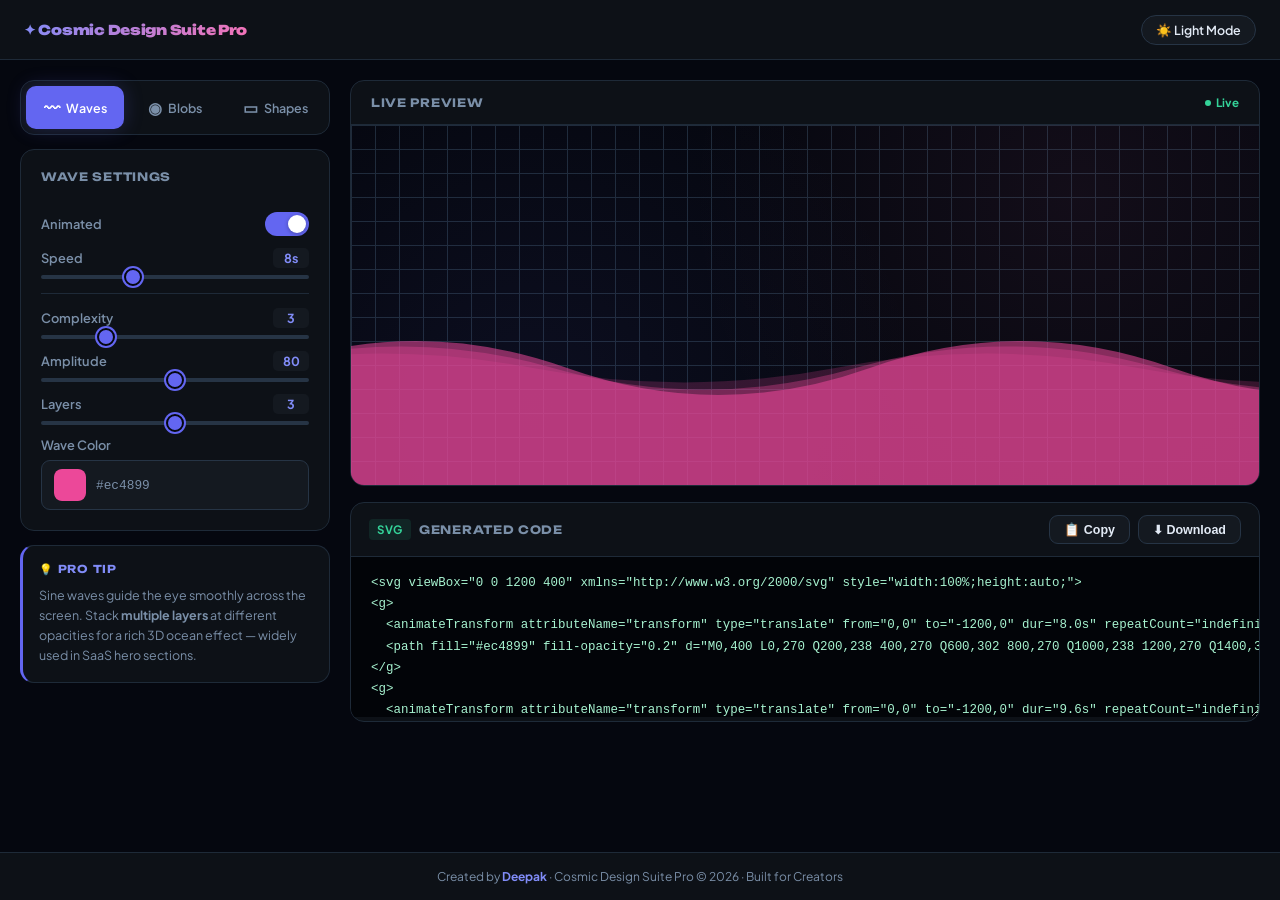
<file: index.html>
<!DOCTYPE html>
<html lang="en" data-theme="dark">
<head>

  <!-- ═══ META ═══ -->
  <meta charset="UTF-8">
  <meta name="viewport" content="width=device-width, initial-scale=1.0, user-scalable=no">
  <title>Deepak | Cosmic Design Suite Pro</title>
  <meta name="description" content="Generate SVG waves, blobs and shapes instantly. Built by Deepak.">

  <!-- ═══ FONTS (Google Fonts) ═══ -->
  <link rel="preconnect" href="https://fonts.googleapis.com">
  <link rel="preconnect" href="https://fonts.gstatic.com" crossorigin>
  <link href="https://fonts.googleapis.com/css2?family=Unbounded:wght@400;700;900&family=Plus+Jakarta+Sans:ital,wght@0,400;0,500;0,600;0,700;1,400&display=swap" rel="stylesheet">

  <!-- ═══ STYLES ═══ -->
  <link rel="stylesheet" href="style.css">

</head>
<body>

  <!-- ═══════════════════════════════════════════
       HEADER
       — Logo, Theme Toggle
  ════════════════════════════════════════════ -->
  <header>

    <div class="logo">✦ Cosmic Design Suite Pro</div>

    <div class="header-right">
      <button class="theme-btn" id="themeBtn" onclick="toggleTheme()">
        <span id="themeIcon">☀️</span>
        <span class="long"> Light Mode</span>
      </button>
    </div>

  </header>


  <!-- ═══════════════════════════════════════════
       MAIN APP LAYOUT
       — Sidebar (controls) + Main (preview + code)
  ════════════════════════════════════════════ -->
  <div class="app">


    <!-- ──────────────────────────────────────
         SIDEBAR
    ─────────────────────────────────────── -->
    <aside class="sidebar">


      <!-- ── TAB NAVIGATION ── -->
      <nav class="tab-nav" role="tablist" aria-label="Generator Mode">

        <button class="tab-btn active"
                role="tab" aria-selected="true"
                data-tab="waves"
                onclick="switchTab('waves', this)">
          <span class="icon">〰</span>
          <span class="label">Waves</span>
        </button>

        <button class="tab-btn"
                role="tab" aria-selected="false"
                data-tab="blobs"
                onclick="switchTab('blobs', this)">
          <span class="icon">◉</span>
          <span class="label">Blobs</span>
        </button>

        <button class="tab-btn"
                role="tab" aria-selected="false"
                data-tab="shapes"
                onclick="switchTab('shapes', this)">
          <span class="icon">▭</span>
          <span class="label">Shapes</span>
        </button>

      </nav>


      <!-- ════════════════════════════════════
           WAVES CONTROLS
      ════════════════════════════════════ -->
      <div class="card ctrl-section active" id="ctrl-waves" role="tabpanel">
        <div class="card-title">Wave Settings</div>

        <!-- Animated toggle -->
        <div class="ctrl-row">
          <span class="ctrl-label">Animated</span>
          <label class="switch" aria-label="Toggle wave animation">
            <input type="checkbox" id="wAnimated" checked>
            <span class="slider-track"></span>
          </label>
        </div>

        <!-- Speed (only relevant when animated) -->
        <div id="wSpeedWrap" class="ctrl-col">
          <div class="ctrl-row">
            <span class="ctrl-label">Speed</span>
            <span class="ctrl-val" id="wSpeedVal">8s</span>
          </div>
          <input type="range" id="wSpeed" min="2" max="20" value="8"
                 aria-label="Animation speed">
        </div>

        <hr class="sep">

        <!-- Complexity / peaks -->
        <div class="ctrl-col">
          <div class="ctrl-row">
            <span class="ctrl-label">Complexity</span>
            <span class="ctrl-val" id="wCountVal">3</span>
          </div>
          <input type="range" id="wCount" min="1" max="10" value="3"
                 aria-label="Wave peaks">
        </div>

        <!-- Amplitude / height -->
        <div class="ctrl-col">
          <div class="ctrl-row">
            <span class="ctrl-label">Amplitude</span>
            <span class="ctrl-val" id="wHeightVal">80</span>
          </div>
          <input type="range" id="wHeight" min="10" max="150" value="80"
                 aria-label="Wave height">
        </div>

        <!-- Number of wave layers -->
        <div class="ctrl-col">
          <div class="ctrl-row">
            <span class="ctrl-label">Layers</span>
            <span class="ctrl-val" id="wLayersVal">3</span>
          </div>
          <input type="range" id="wLayers" min="1" max="5" value="3"
                 aria-label="Wave layers">
        </div>

        <!-- Wave color -->
        <div class="ctrl-col">
          <span class="ctrl-label">Wave Color</span>
          <div class="color-wrap">
            <input type="color" id="wColor" value="#ec4899"
                   aria-label="Wave color picker">
            <span class="color-hex" id="wColorHex">#ec4899</span>
          </div>
        </div>

      </div><!-- /ctrl-waves -->


      <!-- ════════════════════════════════════
           BLOBS CONTROLS
      ════════════════════════════════════ -->
      <div class="card ctrl-section" id="ctrl-blobs" role="tabpanel">
        <div class="card-title">Blob Settings</div>

        <!-- Point count -->
        <div class="ctrl-col">
          <div class="ctrl-row">
            <span class="ctrl-label">Points</span>
            <span class="ctrl-val" id="bPointsVal">6</span>
          </div>
          <input type="range" id="bPoints" min="3" max="12" value="6"
                 aria-label="Blob points">
        </div>

        <!-- Weirdness / randomness -->
        <div class="ctrl-col">
          <div class="ctrl-row">
            <span class="ctrl-label">Weirdness</span>
            <span class="ctrl-val" id="bRandVal">40</span>
          </div>
          <input type="range" id="bRand" min="5" max="120" value="40"
                 aria-label="Blob randomness">
        </div>

        <!-- Overall size / radius -->
        <div class="ctrl-col">
          <div class="ctrl-row">
            <span class="ctrl-label">Size</span>
            <span class="ctrl-val" id="bSizeVal">140</span>
          </div>
          <input type="range" id="bSize" min="60" max="200" value="140"
                 aria-label="Blob size">
        </div>

        <!-- Primary color -->
        <div class="ctrl-col">
          <span class="ctrl-label">Primary Color</span>
          <div class="color-wrap">
            <input type="color" id="bColor" value="#818cf8"
                   aria-label="Blob primary color">
            <span class="color-hex" id="bColorHex">#818cf8</span>
          </div>
        </div>

        <!-- Secondary / gradient color -->
        <div class="ctrl-col">
          <span class="ctrl-label">Gradient Color</span>
          <div class="color-wrap">
            <input type="color" id="bColor2" value="#f472b6"
                   aria-label="Blob gradient end color">
            <span class="color-hex" id="bColor2Hex">#f472b6</span>
          </div>
        </div>

        <!-- Randomize button -->
        <button class="btn btn-accent" onclick="updateBlob()">
          🎲 Randomize Shape
        </button>

      </div><!-- /ctrl-blobs -->


      <!-- ════════════════════════════════════
           SHAPES CONTROLS
      ════════════════════════════════════ -->
      <div class="card ctrl-section" id="ctrl-shapes" role="tabpanel">
        <div class="card-title">Shape Drawing</div>

        <!-- Shape type selector -->
        <div class="ctrl-col">
          <span class="ctrl-label">Shape Type</span>
          <select id="sType" aria-label="Choose shape type">
            <option value="rect">⬛ Rectangle</option>
            <option value="circle">⬤ Circle</option>
            <option value="rounded">▢ Rounded Rect</option>
          </select>
        </div>

        <!-- Fill color -->
        <div class="ctrl-col">
          <span class="ctrl-label">Fill Color</span>
          <div class="color-wrap">
            <input type="color" id="sFill" value="#6366f1"
                   aria-label="Shape fill color">
            <span class="color-hex" id="sFillHex">#6366f1</span>
          </div>
        </div>

        <!-- Opacity -->
        <div class="ctrl-col">
          <div class="ctrl-row">
            <span class="ctrl-label">Opacity</span>
            <span class="ctrl-val" id="sOpacityVal">60%</span>
          </div>
          <input type="range" id="sOpacity" min="10" max="100" value="60"
                 aria-label="Shape opacity">
        </div>

        <!-- Corner radius (for rounded rect) -->
        <div class="ctrl-col">
          <div class="ctrl-row">
            <span class="ctrl-label">Border Radius</span>
            <span class="ctrl-val" id="sRadiusVal">0</span>
          </div>
          <input type="range" id="sRadius" min="0" max="100" value="0"
                 aria-label="Border radius">
        </div>

        <hr class="sep">

        <!-- ── Quick Add (mobile-friendly preset buttons) ── -->
        <span class="ctrl-label">⚡ Quick Add (Mobile)</span>
        <div class="quick-shapes">

          <button class="shape-preset"
                  onclick="quickAddShape('rect', 100, 70)"
                  aria-label="Add small rectangle">
            <svg width="28" height="20">
              <rect width="28" height="20" rx="2" fill="var(--primary)" opacity="0.7"/>
            </svg>
            Small Rect
          </button>

          <button class="shape-preset"
                  onclick="quickAddShape('rect', 160, 100)"
                  aria-label="Add large rectangle">
            <svg width="28" height="20">
              <rect width="28" height="20" rx="2" fill="var(--primary)" opacity="0.9"/>
            </svg>
            Large Rect
          </button>

          <button class="shape-preset"
                  onclick="quickAddShape('circle', 50, 50)"
                  aria-label="Add small circle">
            <svg width="28" height="28">
              <circle cx="14" cy="14" r="12" fill="var(--accent)" opacity="0.7"/>
            </svg>
            Small Circle
          </button>

          <button class="shape-preset"
                  onclick="quickAddShape('circle', 100, 100)"
                  aria-label="Add large circle">
            <svg width="28" height="28">
              <circle cx="14" cy="14" r="12" fill="var(--accent)" opacity="0.9"/>
            </svg>
            Large Circle
          </button>

        </div><!-- /quick-shapes -->

        <hr class="sep">

        <!-- Clear all button -->
        <button class="btn btn-danger" onclick="clearShapes()">
          🗑 Clear All Shapes
        </button>

      </div><!-- /ctrl-shapes -->


      <!-- ── TIPS PANEL ── -->
      <aside class="tips-panel" aria-label="Pro Tips">
        <div class="tip-title">💡 Pro Tip</div>
        <div id="tip-content"></div>
      </aside>


    </aside><!-- /sidebar -->


    <!-- ──────────────────────────────────────
         MAIN CONTENT
    ─────────────────────────────────────── -->
    <main class="main">


      <!-- ── LIVE PREVIEW ── -->
      <section class="preview-card" aria-label="SVG Preview">

        <div class="preview-header">
          <span class="preview-title">Live Preview</span>
          <div class="live-badge">
            <div class="live-dot"></div>
            Live
          </div>
        </div>

        <!-- Canvas area — mouse/touch drawing happens here -->
        <div class="preview-stage" id="stage" role="img" aria-label="SVG canvas">

          <!-- The actual SVG element rendered by JS -->
          <svg id="preview-svg"
               xmlns="http://www.w3.org/2000/svg"
               preserveAspectRatio="none">
          </svg>

          <!-- Dimension badge shown while drawing shapes -->
          <div class="dim-badge" id="dimBadge" aria-live="polite">W: 0  H: 0</div>

          <!-- Hint label shown in Shapes mode -->
          <div class="tap-indicator" id="tapIndicator">✦ Draw on canvas</div>

        </div>

      </section><!-- /preview-card -->


      <!-- ── CODE OUTPUT ── -->
      <section class="code-card" aria-label="Generated SVG code">

        <div class="code-header">
          <div class="code-header-left">
            <span class="code-lang">SVG</span>
            <span class="code-title">Generated Code</span>
          </div>
          <div class="code-actions">
            <button class="code-btn" id="copyBtn" onclick="copyCode()">
              📋 Copy
            </button>
            <button class="code-btn" onclick="downloadSVG()">
              ⬇ Download
            </button>
          </div>
        </div>

        <!-- Readonly textarea showing generated SVG markup -->
        <textarea id="code-output"
                  readonly
                  spellcheck="false"
                  aria-label="SVG code output"
                  placeholder="// Your SVG code will appear here...">
        </textarea>

      </section><!-- /code-card -->


    </main><!-- /main -->


  </div><!-- /app -->


  <!-- ═══════════════════════════════════════════
       FOOTER
       — Credits, copyright
  ════════════════════════════════════════════ -->
  <footer>
    Created by <strong>Deepak</strong> ·
    Cosmic Design Suite Pro © 2026 ·
    Built for Creators
  </footer>


  <!-- ═══ JAVASCRIPT ═══ -->
  <!-- Load script.js at the end so DOM is ready -->
  <script src="script.js"></script>

</body>
</html>
</file>
<file: style.css>
/* ============================================================
   COSMIC DESIGN SUITE PRO — style.css
   Sections:
     1. CSS Variables (Tokens)
     2. Reset & Base
     3. Header
     4. Layout
     5. Sidebar & Cards
     6. Tab Navigation
     7. Control Groups (Sliders, Colors, Toggles, Select)
     8. Buttons
     9. Preview Stage
    10. Code Output
    11. Shape Quick-Add
    12. Tips Panel
    13. Footer
    14. Animations
    15. Responsive (Mobile)
   ============================================================ */


/* ─────────────────────────────────────────────
   1. CSS VARIABLES (TOKENS)
   ───────────────────────────────────────────── */
:root {
  /* Colors — Dark Theme (default) */
  --bg:        #05070f;
  --surface:   #0d1117;
  --surface2:  #141920;
  --border:    #1e2a38;
  --border2:   #263445;
  --text:      #e2eaf5;
  --muted:     #7a8fa8;
  --primary:   #6366f1;
  --primary-g: #818cf8;
  --accent:    #f472b6;
  --green:     #34d399;
  --yellow:    #fbbf24;
  --red:       #f87171;

  /* Typography */
  --font-head: 'Unbounded', sans-serif;
  --font-body: 'Plus Jakarta Sans', sans-serif;

  /* Spacing / Shape */
  --radius:    14px;
  --radius-sm: 9px;

  /* Effects */
  --shadow:    0 8px 32px rgba(0,0,0,0.45);
  --glow:      0 0 20px rgba(99,102,241,0.25);
  --trans:     0.22s cubic-bezier(0.4,0,0.2,1);
}

/* Light Theme Overrides */
[data-theme="light"] {
  --bg:        #f4f6fb;
  --surface:   #ffffff;
  --surface2:  #eef1f8;
  --border:    #dce3ef;
  --border2:   #c8d3e6;
  --text:      #1a2035;
  --muted:     #5a6a84;
  --primary:   #4f46e5;
  --primary-g: #6366f1;
  --accent:    #ec4899;
  --shadow:    0 8px 32px rgba(0,0,0,0.10);
  --glow:      0 0 20px rgba(99,102,241,0.12);
}


/* ─────────────────────────────────────────────
   2. RESET & BASE
   ───────────────────────────────────────────── */
*,
*::before,
*::after {
  box-sizing: border-box;
  margin: 0;
  padding: 0;
}

html {
  scroll-behavior: smooth;
}

body {
  font-family: var(--font-body);
  background: var(--bg);
  color: var(--text);
  min-height: 100vh;
  display: flex;
  flex-direction: column;
  overflow-x: hidden;
}

/* Custom scrollbar */
::-webkit-scrollbar { width: 5px; height: 5px; }
::-webkit-scrollbar-track { background: transparent; }
::-webkit-scrollbar-thumb { background: var(--border2); border-radius: 10px; }


/* ─────────────────────────────────────────────
   3. HEADER
   ───────────────────────────────────────────── */
header {
  position: sticky;
  top: 0;
  z-index: 100;
  display: flex;
  align-items: center;
  justify-content: space-between;
  padding: 0 24px;
  height: 60px;
  background: var(--surface);
  border-bottom: 1px solid var(--border);
  backdrop-filter: blur(16px);
  -webkit-backdrop-filter: blur(16px);
}

/* Logo — gradient text */
.logo {
  font-family: var(--font-head);
  font-size: 0.85rem;
  font-weight: 900;
  letter-spacing: -0.02em;
  background: linear-gradient(135deg, var(--primary-g) 0%, var(--accent) 100%);
  -webkit-background-clip: text;
  -webkit-text-fill-color: transparent;
  background-clip: text;
  white-space: nowrap;
}

.header-right {
  display: flex;
  align-items: center;
  gap: 10px;
}

/* Theme toggle button */
.theme-btn {
  background: var(--surface2);
  border: 1px solid var(--border2);
  color: var(--text);
  padding: 6px 14px;
  border-radius: 30px;
  font-family: var(--font-body);
  font-size: 0.78rem;
  font-weight: 600;
  cursor: pointer;
  transition: var(--trans);
  white-space: nowrap;
}
.theme-btn:hover {
  border-color: var(--primary);
  color: var(--primary);
}


/* ─────────────────────────────────────────────
   4. LAYOUT
   ───────────────────────────────────────────── */
.app {
  flex: 1;
  display: flex;
  max-width: 1380px;
  margin: 0 auto;
  width: 100%;
  padding: 20px;
  gap: 20px;
}

.main {
  flex: 1;
  display: flex;
  flex-direction: column;
  gap: 16px;
  min-width: 0;
}

/* Thin horizontal separator */
hr.sep {
  border: none;
  border-top: 1px solid var(--border);
  margin: 2px 0;
}


/* ─────────────────────────────────────────────
   5. SIDEBAR & CARDS
   ───────────────────────────────────────────── */
.sidebar {
  width: 310px;
  flex-shrink: 0;
  display: flex;
  flex-direction: column;
  gap: 14px;
}

/* Generic surface card */
.card {
  background: var(--surface);
  border: 1px solid var(--border);
  border-radius: var(--radius);
  padding: 20px;
}

.card-title {
  font-family: var(--font-head);
  font-size: 0.72rem;
  font-weight: 700;
  letter-spacing: 0.06em;
  text-transform: uppercase;
  color: var(--muted);
  margin-bottom: 16px;
}

/* Control panel sections — hidden by default */
.ctrl-section { display: none; }
.ctrl-section.active {
  display: flex;
  flex-direction: column;
  gap: 12px;
  animation: fadeUp 0.25s ease forwards;
}


/* ─────────────────────────────────────────────
   6. TAB NAVIGATION
   ───────────────────────────────────────────── */
.tab-nav {
  background: var(--surface);
  border: 1px solid var(--border);
  border-radius: var(--radius);
  padding: 6px;
  display: flex;
  gap: 4px;
}

.tab-btn {
  flex: 1;
  display: flex;
  align-items: center;
  justify-content: center;
  gap: 6px;
  padding: 10px 6px;
  border: none;
  border-radius: var(--radius-sm);
  font-family: var(--font-body);
  font-size: 0.78rem;
  font-weight: 600;
  cursor: pointer;
  background: transparent;
  color: var(--muted);
  transition: var(--trans);
  white-space: nowrap;
}
.tab-btn .icon { font-size: 1rem; }
.tab-btn:hover {
  color: var(--text);
  background: var(--surface2);
}
.tab-btn.active {
  background: var(--primary);
  color: #fff;
  box-shadow: 0 0 0 1px var(--primary), var(--glow);
}


/* ─────────────────────────────────────────────
   7. CONTROL GROUPS
   ───────────────────────────────────────────── */

/* Horizontal row (label + toggle or label + value) */
.ctrl-row {
  display: flex;
  align-items: center;
  justify-content: space-between;
  gap: 10px;
}

/* Vertical stacked control */
.ctrl-col {
  display: flex;
  flex-direction: column;
  gap: 7px;
}

/* Label text */
.ctrl-label {
  font-size: 0.8rem;
  font-weight: 600;
  color: var(--muted);
  flex-shrink: 0;
}

/* Live value badge next to label */
.ctrl-val {
  font-size: 0.78rem;
  font-weight: 700;
  color: var(--primary-g);
  background: var(--surface2);
  padding: 2px 8px;
  border-radius: 5px;
  min-width: 36px;
  text-align: center;
}

/* ── Range Slider ── */
input[type="range"] {
  -webkit-appearance: none;
  appearance: none;
  width: 100%;
  height: 4px;
  border-radius: 2px;
  background: var(--border2);
  outline: none;
  cursor: pointer;
}
input[type="range"]::-webkit-slider-thumb {
  -webkit-appearance: none;
  width: 18px;
  height: 18px;
  border-radius: 50%;
  background: var(--primary);
  border: 2px solid var(--bg);
  box-shadow: 0 0 0 2px var(--primary);
  cursor: pointer;
  transition: transform 0.15s;
}
input[type="range"]::-webkit-slider-thumb:hover { transform: scale(1.2); }
input[type="range"]::-moz-range-thumb {
  width: 18px;
  height: 18px;
  border-radius: 50%;
  background: var(--primary);
  border: 2px solid var(--bg);
  cursor: pointer;
}

/* ── Color Picker ── */
.color-wrap {
  display: flex;
  align-items: center;
  gap: 10px;
  background: var(--surface2);
  border: 1px solid var(--border2);
  border-radius: var(--radius-sm);
  padding: 8px 12px;
}
.color-wrap input[type="color"] {
  -webkit-appearance: none;
  width: 32px;
  height: 32px;
  border: none;
  border-radius: 8px;
  cursor: pointer;
  background: none;
  padding: 0;
  flex-shrink: 0;
}
.color-wrap input[type="color"]::-webkit-color-swatch-wrapper {
  padding: 0;
  border-radius: 6px;
}
.color-wrap input[type="color"]::-webkit-color-swatch {
  border: none;
  border-radius: 6px;
}
.color-hex {
  font-family: 'Courier New', monospace;
  font-size: 0.8rem;
  color: var(--muted);
  flex: 1;
}

/* ── Toggle Switch ── */
.switch {
  position: relative;
  display: inline-flex;
  align-items: center;
  cursor: pointer;
}
.switch input {
  opacity: 0;
  width: 0;
  height: 0;
  position: absolute;
}
.slider-track {
  width: 44px;
  height: 24px;
  background: var(--border2);
  border-radius: 12px;
  transition: var(--trans);
  position: relative;
}
.slider-track::after {
  content: '';
  position: absolute;
  top: 3px;
  left: 3px;
  width: 18px;
  height: 18px;
  background: #fff;
  border-radius: 50%;
  transition: var(--trans);
  box-shadow: 0 1px 4px rgba(0,0,0,0.3);
}
.switch input:checked + .slider-track { background: var(--primary); }
.switch input:checked + .slider-track::after { left: 23px; }

/* ── Dropdown Select ── */
select {
  width: 100%;
  padding: 10px 14px;
  background: var(--surface2);
  color: var(--text);
  border: 1px solid var(--border2);
  border-radius: var(--radius-sm);
  font-family: var(--font-body);
  font-size: 0.85rem;
  font-weight: 600;
  cursor: pointer;
  outline: none;
  -webkit-appearance: none;
  appearance: none;
  /* Custom dropdown arrow */
  background-image: url("data:image/svg+xml,%3Csvg xmlns='http://www.w3.org/2000/svg' width='12' height='12' viewBox='0 0 12 12'%3E%3Cpath fill='%237a8fa8' d='M6 8L1 3h10z'/%3E%3C/svg%3E");
  background-repeat: no-repeat;
  background-position: right 14px center;
}


/* ─────────────────────────────────────────────
   8. BUTTONS
   ───────────────────────────────────────────── */
.btn {
  width: 100%;
  padding: 12px;
  border: none;
  border-radius: var(--radius-sm);
  font-family: var(--font-body);
  font-size: 0.85rem;
  font-weight: 700;
  cursor: pointer;
  transition: var(--trans);
  display: flex;
  align-items: center;
  justify-content: center;
  gap: 8px;
}
.btn:active { transform: scale(0.97) !important; }

.btn-primary { background: var(--primary); color: #fff; }
.btn-primary:hover {
  background: var(--primary-g);
  transform: translateY(-1px);
  box-shadow: var(--glow);
}

.btn-accent { background: var(--accent); color: #fff; }
.btn-accent:hover { opacity: 0.88; transform: translateY(-1px); }

.btn-danger  { background: var(--red); color: #fff; }
.btn-danger:hover { opacity: 0.88; }

.btn-ghost {
  background: var(--surface2);
  color: var(--muted);
  border: 1px solid var(--border2);
}
.btn-ghost:hover { color: var(--text); border-color: var(--primary); }


/* ─────────────────────────────────────────────
   9. PREVIEW STAGE
   ───────────────────────────────────────────── */
.preview-card {
  background: var(--surface);
  border: 1px solid var(--border);
  border-radius: var(--radius);
  overflow: hidden;
}

.preview-header {
  display: flex;
  align-items: center;
  justify-content: space-between;
  padding: 14px 20px;
  border-bottom: 1px solid var(--border);
}

.preview-title {
  font-family: var(--font-head);
  font-size: 0.72rem;
  font-weight: 700;
  letter-spacing: 0.06em;
  text-transform: uppercase;
  color: var(--muted);
}

/* "● Live" indicator */
.live-badge {
  display: flex;
  align-items: center;
  gap: 5px;
  font-size: 0.72rem;
  font-weight: 700;
  color: var(--green);
}
.live-dot {
  width: 6px;
  height: 6px;
  background: var(--green);
  border-radius: 50%;
  animation: pulse-dot 1.5s ease-in-out infinite;
}

/* Canvas area */
.preview-stage {
  position: relative;
  width: 100%;
  height: 360px;
  background: var(--bg);
  /* Subtle dot grid + ambient glow */
  background-image:
    radial-gradient(circle at 20% 80%, rgba(99,102,241,0.08) 0%, transparent 50%),
    radial-gradient(circle at 80% 20%, rgba(244,114,182,0.06) 0%, transparent 50%),
    linear-gradient(var(--border) 1px, transparent 1px),
    linear-gradient(90deg, var(--border) 1px, transparent 1px);
  background-size: 100% 100%, 100% 100%, 24px 24px, 24px 24px;
  overflow: hidden;
  touch-action: none;
  user-select: none;
  -webkit-user-select: none;
}

#preview-svg {
  width: 100%;
  height: 100%;
  display: block;
  position: absolute;
  top: 0;
  left: 0;
}

/* Dimension display shown at top-center while drawing */
.dim-badge {
  position: absolute;
  top: 12px;
  left: 50%;
  transform: translateX(-50%);
  background: var(--primary);
  color: #fff;
  padding: 5px 12px;
  border-radius: 20px;
  font-size: 0.75rem;
  font-weight: 700;
  pointer-events: none;
  opacity: 0;
  transition: opacity 0.15s;
  z-index: 10;
  white-space: nowrap;
}
.dim-badge.visible { opacity: 1; }

/* Hint shown in the top-right corner in Shapes mode */
.tap-indicator {
  position: absolute;
  top: 12px;
  right: 16px;
  background: rgba(244,114,182,0.12);
  border: 1px solid var(--accent);
  color: var(--accent);
  padding: 5px 12px;
  border-radius: 20px;
  font-size: 0.72rem;
  font-weight: 700;
  pointer-events: none;
}


/* ─────────────────────────────────────────────
   10. CODE OUTPUT
   ───────────────────────────────────────────── */
.code-card {
  background: var(--surface);
  border: 1px solid var(--border);
  border-radius: var(--radius);
  overflow: hidden;
}

.code-header {
  display: flex;
  align-items: center;
  justify-content: space-between;
  padding: 12px 18px;
  border-bottom: 1px solid var(--border);
}

.code-header-left {
  display: flex;
  align-items: center;
  gap: 8px;
}

/* "SVG" language badge */
.code-lang {
  font-size: 0.72rem;
  font-weight: 700;
  letter-spacing: 0.06em;
  text-transform: uppercase;
  color: var(--green);
  background: rgba(52,211,153,0.1);
  padding: 3px 8px;
  border-radius: 4px;
}

.code-title {
  font-family: var(--font-head);
  font-size: 0.72rem;
  font-weight: 700;
  letter-spacing: 0.06em;
  text-transform: uppercase;
  color: var(--muted);
}

.code-actions { display: flex; gap: 8px; }

.code-btn {
  padding: 6px 14px;
  border-radius: var(--radius-sm);
  font-size: 0.78rem;
  font-weight: 700;
  cursor: pointer;
  border: 1px solid var(--border2);
  background: var(--surface2);
  color: var(--text);
  transition: var(--trans);
  display: flex;
  align-items: center;
  gap: 5px;
}
.code-btn:hover { border-color: var(--primary); color: var(--primary); }
.code-btn.copied { background: var(--green); color: #000; border-color: var(--green); }

/* The SVG code textarea */
textarea#code-output {
  width: 100%;
  height: 160px;
  padding: 16px 20px;
  background: #020408;
  color: #a7f3d0;
  border: none;
  border-radius: 0;
  font-family: 'JetBrains Mono', 'Fira Code', 'Courier New', monospace;
  font-size: 0.78rem;
  line-height: 1.7;
  resize: vertical;
  outline: none;
  white-space: pre;
  overflow: auto;
}
[data-theme="light"] textarea#code-output { background: #0d1117; }


/* ─────────────────────────────────────────────
   11. SHAPE QUICK-ADD (Mobile friendly presets)
   ───────────────────────────────────────────── */
.quick-shapes {
  display: grid;
  grid-template-columns: 1fr 1fr;
  gap: 8px;
}

.shape-preset {
  display: flex;
  flex-direction: column;
  align-items: center;
  gap: 6px;
  padding: 12px;
  background: var(--surface2);
  border: 1px solid var(--border2);
  border-radius: var(--radius-sm);
  cursor: pointer;
  transition: var(--trans);
  font-size: 0.75rem;
  font-weight: 600;
  color: var(--muted);
}
.shape-preset:hover {
  border-color: var(--primary);
  color: var(--primary);
  background: rgba(99,102,241,0.08);
}
.shape-preset svg { flex-shrink: 0; }


/* ─────────────────────────────────────────────
   12. TIPS / KNOWLEDGE PANEL
   ───────────────────────────────────────────── */
.tips-panel {
  background: var(--surface);
  border: 1px solid var(--border);
  border-left: 3px solid var(--primary);
  border-radius: var(--radius);
  padding: 16px;
}

.tips-panel .tip-title {
  font-family: var(--font-head);
  font-size: 0.68rem;
  font-weight: 700;
  letter-spacing: 0.07em;
  text-transform: uppercase;
  color: var(--primary-g);
  margin-bottom: 10px;
}

.tips-panel p,
.tips-panel li {
  font-size: 0.78rem;
  color: var(--muted);
  line-height: 1.6;
}

.tips-panel ul {
  padding-left: 14px;
  margin-top: 6px;
}
.tips-panel li + li { margin-top: 4px; }


/* ─────────────────────────────────────────────
   13. FOOTER
   ───────────────────────────────────────────── */
footer {
  text-align: center;
  padding: 16px 24px;
  border-top: 1px solid var(--border);
  font-size: 0.75rem;
  color: var(--muted);
  background: var(--surface);
}

footer strong {
  color: var(--primary-g);
}


/* ─────────────────────────────────────────────
   14. ANIMATIONS
   ───────────────────────────────────────────── */

/* Tab panel fade + slide up */
@keyframes fadeUp {
  from { opacity: 0; transform: translateY(8px); }
  to   { opacity: 1; transform: translateY(0); }
}

/* Live dot pulse */
@keyframes pulse-dot {
  0%, 100% { opacity: 1; transform: scale(1); }
  50%       { opacity: 0.5; transform: scale(1.3); }
}


/* ─────────────────────────────────────────────
   15. RESPONSIVE — MOBILE
   ───────────────────────────────────────────── */
@media (max-width: 768px) {
  .app {
    flex-direction: column;
    padding: 12px;
    gap: 12px;
  }

  .sidebar { width: 100%; }

  .preview-stage { height: 260px; }

  textarea#code-output {
    height: 120px;
    font-size: 0.72rem;
  }

  .code-actions { gap: 5px; }
  .code-btn { padding: 5px 10px; font-size: 0.72rem; }

  /* Hide text labels on tabs, show only icons */
  .tab-btn .label { display: none; }

  /* Hide tips on small screens to save space */
  .tips-panel { display: none; }

  /* Shorten theme button */
  .theme-btn .long { display: none; }
}

@media (max-width: 480px) {
  header { padding: 0 14px; }
  .logo  { font-size: 0.72rem; }
  .preview-stage { height: 220px; }
}
</file>
